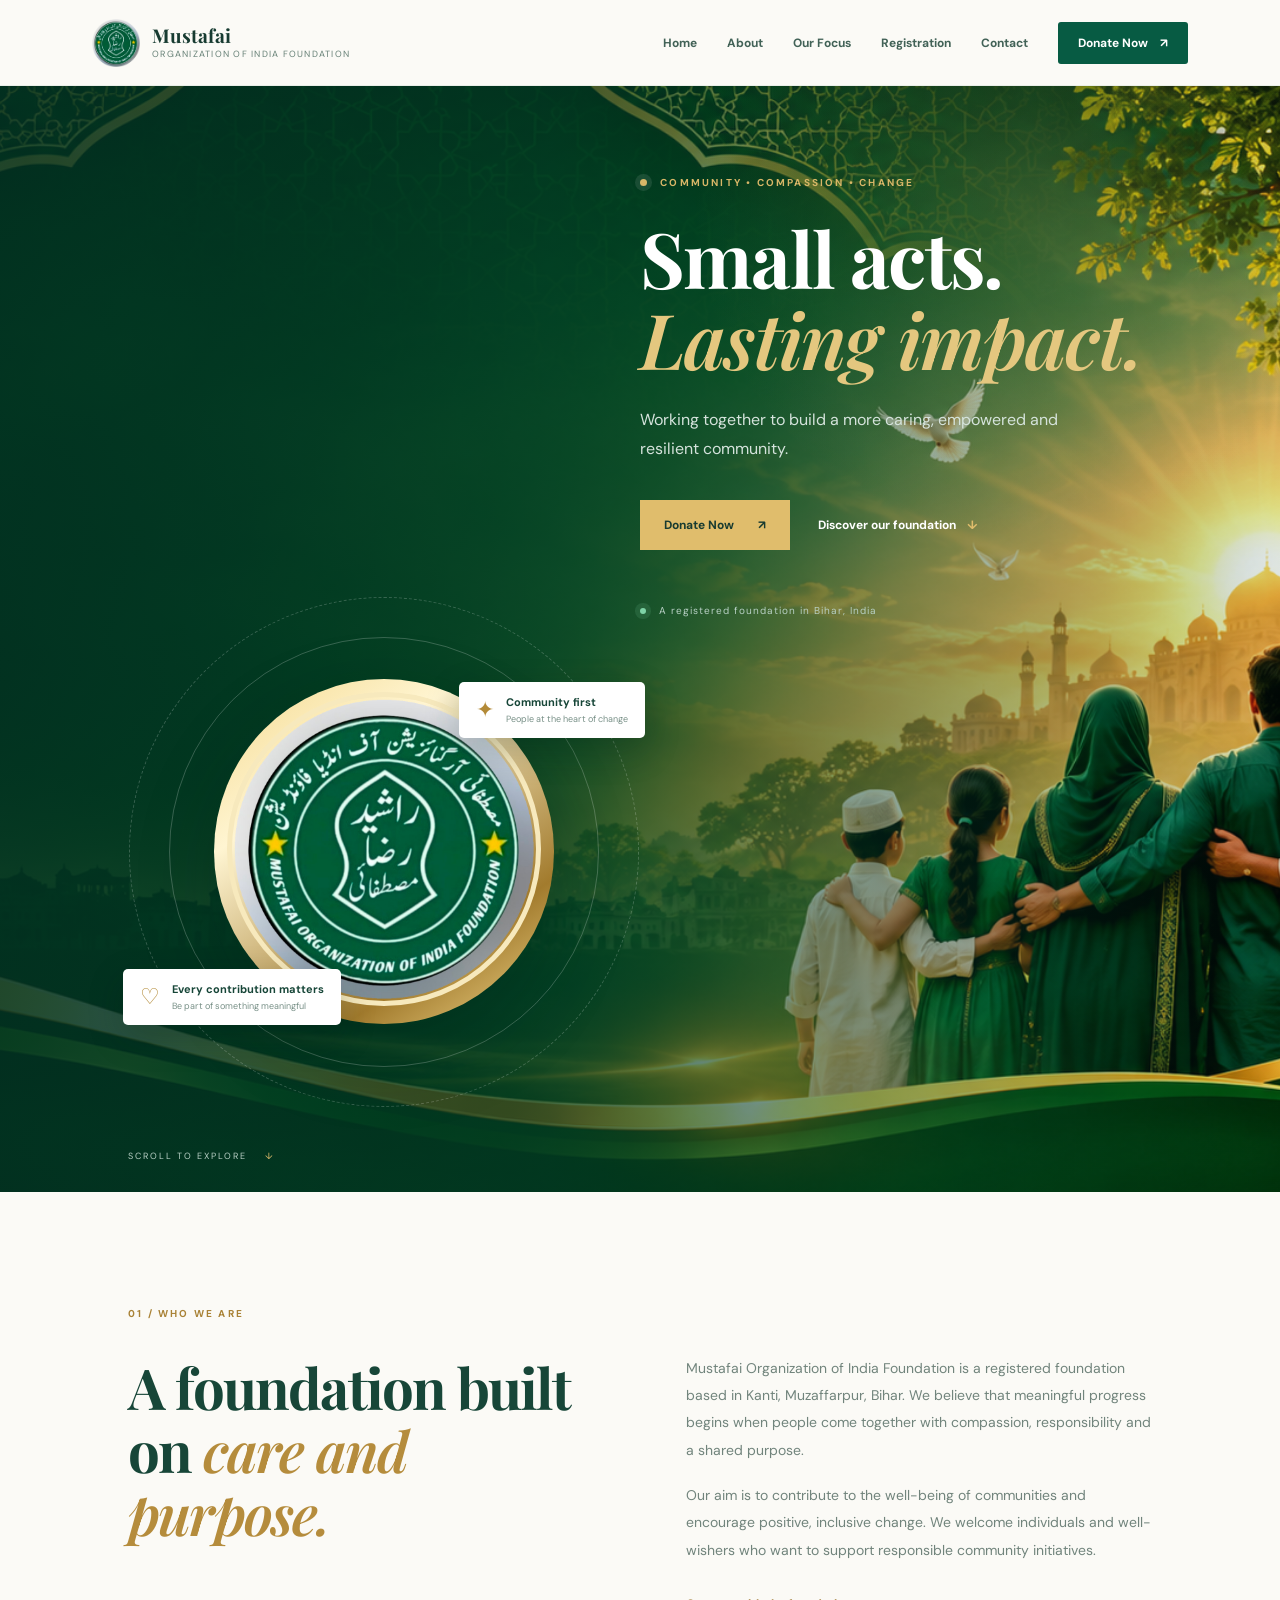
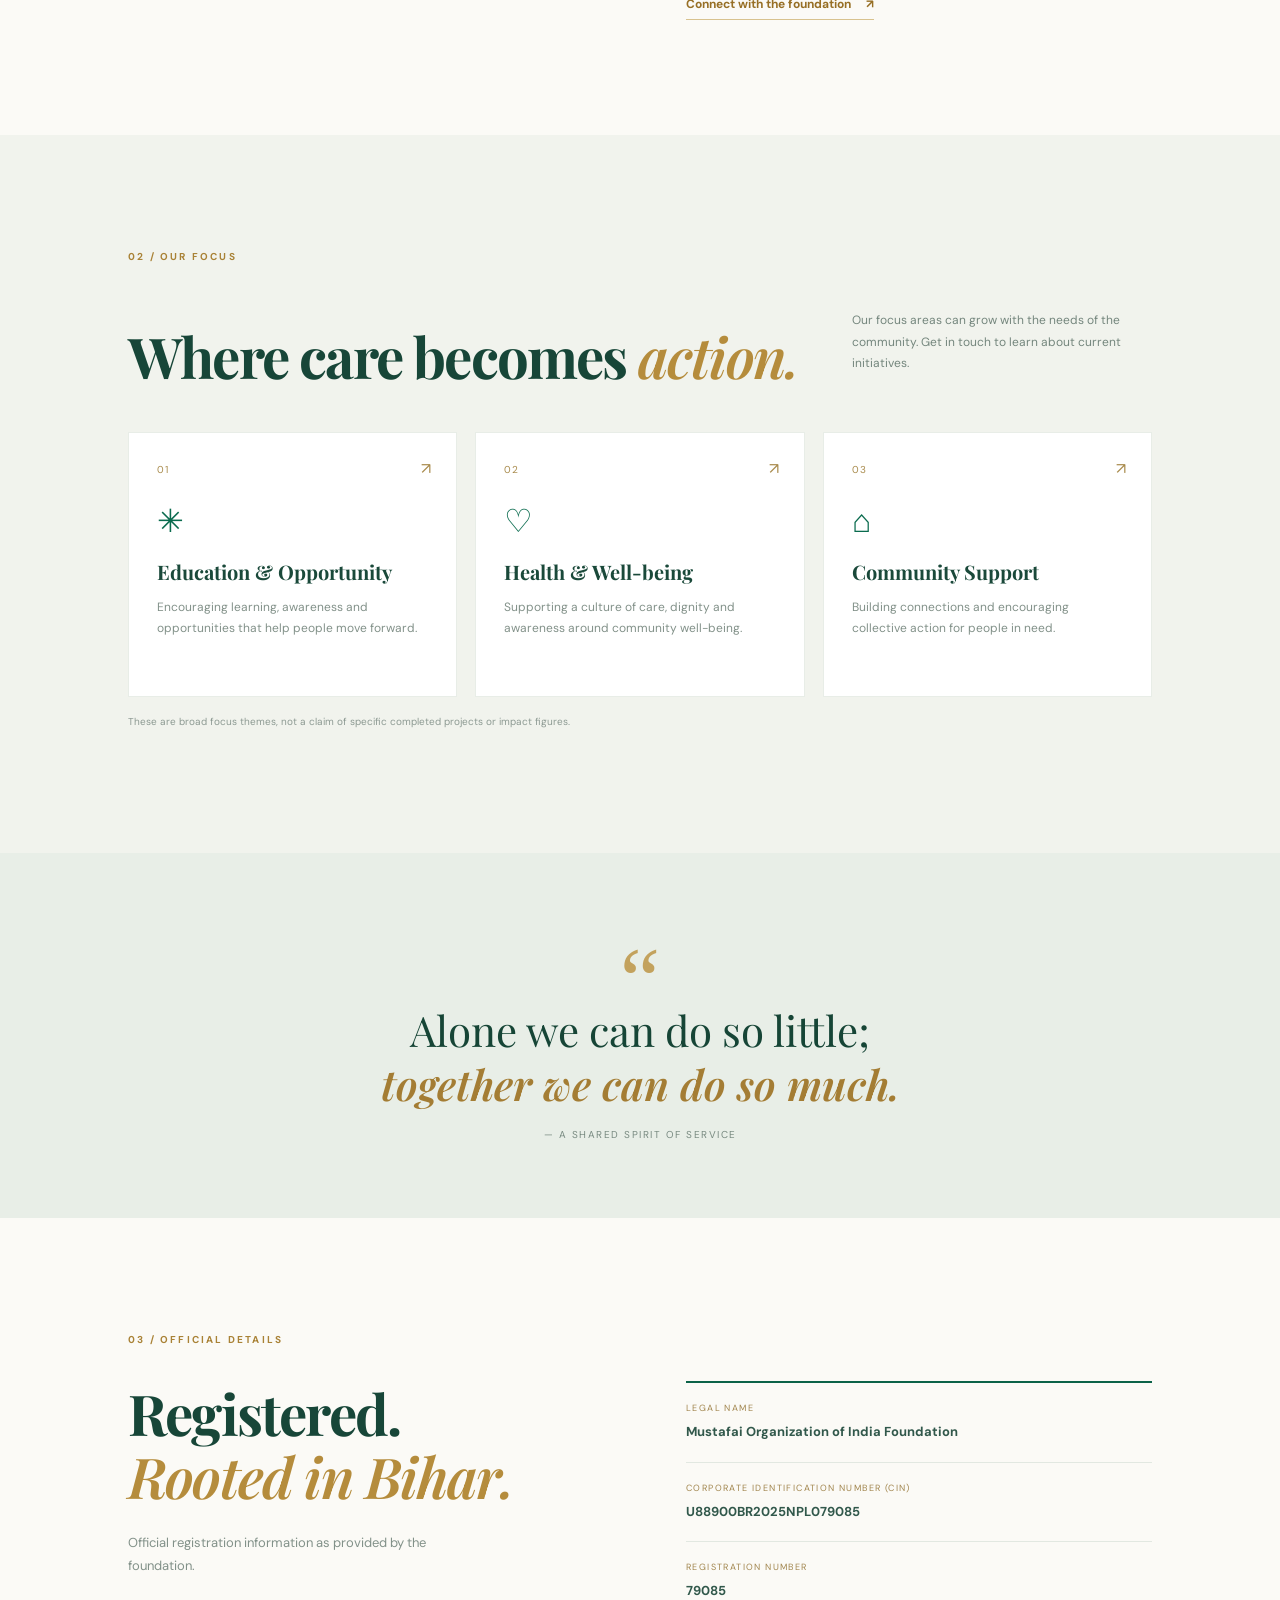
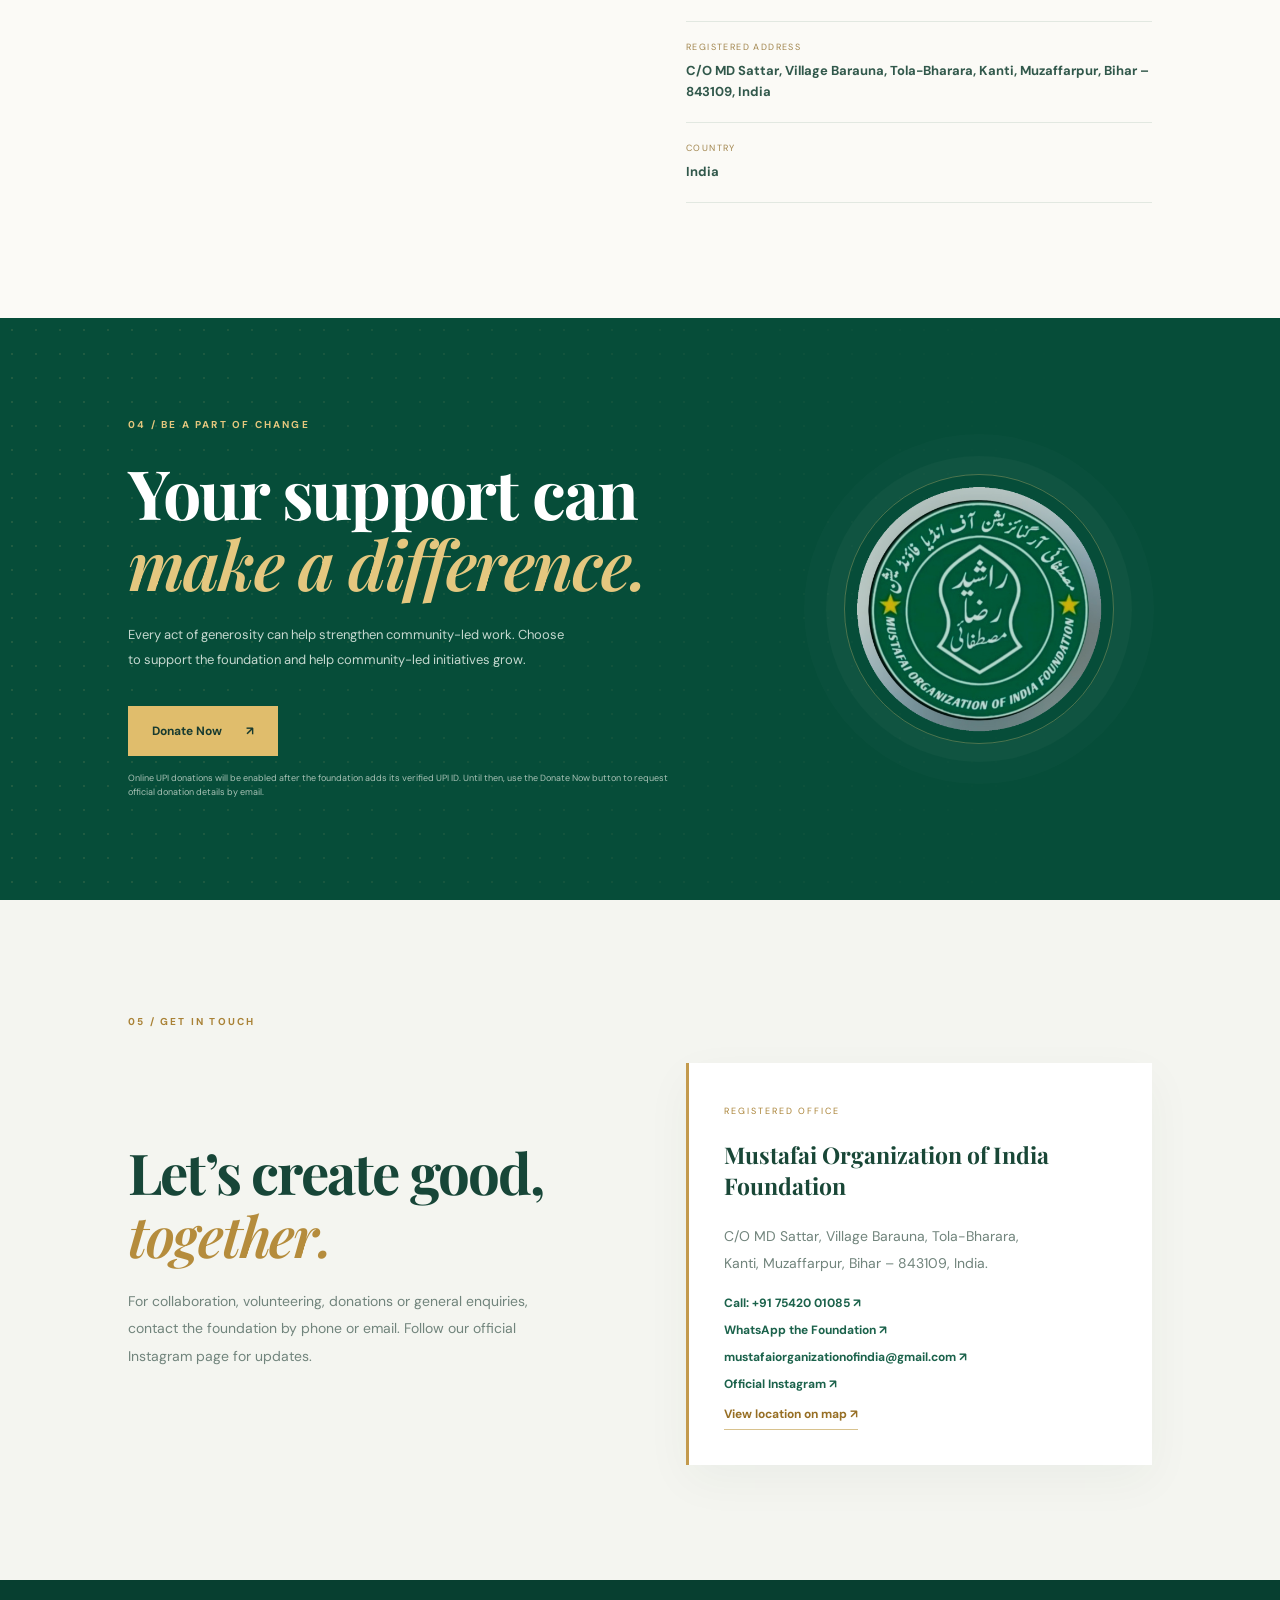
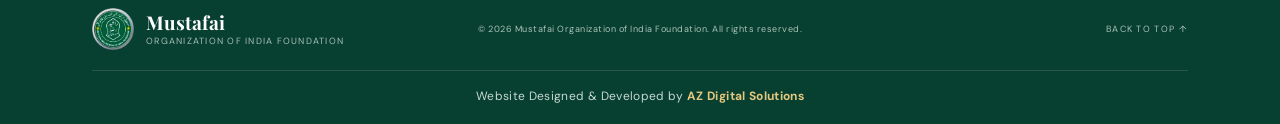
<file: index.html>
<!doctype html>
<html lang="en">
<head>
  <meta charset="utf-8">
  <meta name="viewport" content="width=device-width, initial-scale=1">
  <title>Mustafai Organization of India Foundation | Community Welfare</title>
  <meta name="description" content="Mustafai Organization of India Foundation is a registered foundation based in Kanti, Muzaffarpur, Bihar, India. Learn about our work and support community welfare.">
  <meta name="keywords" content="Mustafai Organization of India Foundation, NGO in Muzaffarpur, foundation in Bihar, community welfare, charity, social service">
  <meta name="author" content="Mustafai Organization of India Foundation">
  <meta name="contact" content="mustafaiorganizationofindia@gmail.com">
  <meta name="telephone" content="+91-7542001085">
  <meta name="robots" content="index, follow, max-image-preview:large">
  <meta name="theme-color" content="#075b43">
  <meta property="og:type" content="website">
  <meta property="og:title" content="Mustafai Organization of India Foundation">
  <meta property="og:description" content="Working together for a stronger, more caring community.">
  <meta property="og:image" content="assets/foundation-banner.png">
  <meta property="og:locale" content="en_IN">
  <link rel="icon" type="image/png" href="assets/logo.png">
  <link rel="preconnect" href="https://fonts.googleapis.com">
  <link rel="preconnect" href="https://fonts.gstatic.com" crossorigin>
  <link href="https://fonts.googleapis.com/css2?family=DM+Sans:wght@400;500;600;700&family=Playfair+Display:wght@600;700;800&display=swap" rel="stylesheet">
  <link rel="stylesheet" href="style.css">
  <script type="application/ld+json">
  {
    "@context":"https://schema.org",
    "@type":"NGO",
    "name":"Mustafai Organization of India Foundation",
    "alternateName":"Mustafai Foundation",
    "identifier":"U88900BR2025NPL079085",
    "address":{
      "@type":"PostalAddress",
      "streetAddress":"C/O MD Sattar, Village Barauna, Tola-Bharara",
      "addressLocality":"Kanti, Muzaffarpur",
      "addressRegion":"Bihar",
      "postalCode":"843109",
      "addressCountry":"IN"
    },
    "areaServed":{"@type":"AdministrativeArea","name":"Bihar, India"},
    "email":"mustafaiorganizationofindia@gmail.com",
    "telephone":"+91-7542001085",
    "sameAs":["https://www.instagram.com/mustafai.organization.official/"]
  }
  </script>
</head>
<body>
<header class="site-header">
  <a class="brand" href="#home" aria-label="Mustafai Foundation home">
    <img src="assets/logo.png" alt="Mustafai Organization of India Foundation logo">
    <span><strong>Mustafai</strong><small>Organization of India Foundation</small></span>
  </a>
  <button class="menu-toggle" aria-label="Open navigation" aria-expanded="false">☰</button>
  <nav class="nav">
    <a href="#home">Home</a><a href="#about">About</a><a href="#focus">Our Focus</a><a href="#registration">Registration</a><a href="#contact">Contact</a>
    <a class="nav-donate" href="#donate">Donate Now <span>↗</span></a>
  </nav>
</header>
<main>
<section class="hero" id="home">
  <div class="hero-banner" aria-hidden="true"></div><div class="hero-glow"></div>
  <div class="hero-content reveal">
    <p class="eyebrow"><span></span> COMMUNITY • COMPASSION • CHANGE</p>
    <h1>Small acts.<br><em>Lasting impact.</em></h1>
    <p class="hero-copy">Working together to build a more caring, empowered and resilient community.</p>
    <div class="hero-actions"><a class="btn btn-gold" href="#donate">Donate Now <span>↗</span></a><a class="text-link" href="#about">Discover our foundation <span>↓</span></a></div>
    <div class="hero-note"><span class="pulse"></span> A registered foundation in Bihar, India</div>
  </div>
  <div class="hero-art reveal">
    <div class="orbit orbit-one"></div><div class="orbit orbit-two"></div>
    <div class="logo-halo"><img src="assets/logo.png" alt="Foundation emblem"></div>
    <div class="floating-card card-one"><span class="mini-icon">✦</span><span><b>Community first</b><small>People at the heart of change</small></span></div>
    <div class="floating-card card-two"><span class="mini-icon">♡</span><span><b>Every contribution matters</b><small>Be part of something meaningful</small></span></div>
  </div>
  <a class="scroll-cue" href="#about">SCROLL TO EXPLORE <span>↓</span></a>
</section>
<section class="intro section" id="about">
  <div class="section-tag">01 / WHO WE ARE</div>
  <div class="intro-grid">
    <div><h2 class="section-title">A foundation built on <em>care and purpose.</em></h2></div>
    <div class="intro-copy"><p>Mustafai Organization of India Foundation is a registered foundation based in Kanti, Muzaffarpur, Bihar. We believe that meaningful progress begins when people come together with compassion, responsibility and a shared purpose.</p><p>Our aim is to contribute to the well-being of communities and encourage positive, inclusive change. We welcome individuals and well-wishers who want to support responsible community initiatives.</p><a class="under-link" href="#contact">Connect with the foundation <span>↗</span></a></div>
  </div>
</section>
<section class="focus section" id="focus">
  <div class="section-tag">02 / OUR FOCUS</div>
  <div class="focus-heading"><h2 class="section-title">Where care becomes <em>action.</em></h2><p>Our focus areas can grow with the needs of the community. Get in touch to learn about current initiatives.</p></div>
  <div class="focus-grid">
    <article class="focus-card"><div class="focus-number">01</div><div class="focus-symbol">✳</div><h3>Education & Opportunity</h3><p>Encouraging learning, awareness and opportunities that help people move forward.</p><span class="card-arrow">↗</span></article>
    <article class="focus-card"><div class="focus-number">02</div><div class="focus-symbol">♡</div><h3>Health & Well-being</h3><p>Supporting a culture of care, dignity and awareness around community well-being.</p><span class="card-arrow">↗</span></article>
    <article class="focus-card"><div class="focus-number">03</div><div class="focus-symbol">⌂</div><h3>Community Support</h3><p>Building connections and encouraging collective action for people in need.</p><span class="card-arrow">↗</span></article>
  </div>
  <p class="disclaimer">These are broad focus themes, not a claim of specific completed projects or impact figures.</p>
</section>
<section class="quote-band"><div class="quote-mark">“</div><p>Alone we can do so little;<br><em>together we can do so much.</em></p><span>— A shared spirit of service</span></section>
<section class="registration section" id="registration">
  <div class="section-tag">03 / OFFICIAL DETAILS</div>
  <div class="registration-grid">
    <div><h2 class="section-title">Registered.<br><em>Rooted in Bihar.</em></h2><p class="registration-copy">Official registration information as provided by the foundation.</p></div>
    <div class="details-panel">
      <div class="detail-row"><span>Legal name</span><strong>Mustafai Organization of India Foundation</strong></div>
      <div class="detail-row"><span>Corporate Identification Number (CIN)</span><strong>U88900BR2025NPL079085</strong></div>
      <div class="detail-row"><span>Registration number</span><strong>79085</strong></div>
      <div class="detail-row"><span>Registered address</span><strong>C/O MD Sattar, Village Barauna, Tola-Bharara, Kanti, Muzaffarpur, Bihar – 843109, India</strong></div>
      <div class="detail-row"><span>Country</span><strong>India</strong></div>
    </div>
  </div>
</section>
<section class="donate-section" id="donate">
  <div class="donate-pattern"></div><div class="donate-content">
    <div class="section-tag light">04 / BE A PART OF CHANGE</div>
    <h2>Your support can<br><em>make a difference.</em></h2>
    <p>Every act of generosity can help strengthen community-led work. Choose to support the foundation and help community-led initiatives grow.</p>
    <button class="btn btn-gold donate-button" id="donateBtn">Donate Now <span>↗</span></button>
    <small class="secure-note">Online UPI donations will be enabled after the foundation adds its verified UPI ID. Until then, use the Donate Now button to request official donation details by email.</small>
  </div>
  <div class="donate-seal"><img src="assets/logo.png" alt=""></div>
</section>
<section class="contact section" id="contact">
  <div class="section-tag">05 / GET IN TOUCH</div>
  <div class="contact-grid"><div><h2 class="section-title">Let’s create good,<br><em>together.</em></h2><p>For collaboration, volunteering, donations or general enquiries, contact the foundation by phone or email. Follow our official Instagram page for updates.</p></div>
  <div class="contact-card"><span class="contact-label">REGISTERED OFFICE</span><h3>Mustafai Organization of India Foundation</h3><p>C/O MD Sattar, Village Barauna, Tola-Bharara,<br>Kanti, Muzaffarpur, Bihar – 843109, India.</p><div class="contact-actions"><a class="contact-action" href="tel:+917542001085">Call: +91 75420 01085 ↗</a><a class="contact-action" href="https://wa.me/917542001085?text=Hello%2C%20I%20would%20like%20official%20donation%20details%20for%20Mustafai%20Organization%20of%20India%20Foundation." target="_blank" rel="noopener">WhatsApp the Foundation ↗</a><a class="contact-action" href="mailto:mustafaiorganizationofindia@gmail.com">mustafaiorganizationofindia@gmail.com ↗</a><a class="contact-action" href="https://www.instagram.com/mustafai.organization.official/" target="_blank" rel="noopener">Official Instagram ↗</a></div><a class="under-link" target="_blank" rel="noopener" href="https://www.google.com/maps/search/?api=1&query=Village+Barauna+Tola+Bharara+Kanti+Muzaffarpur+Bihar+843109">View location on map ↗</a></div></div>
</section>
</main>
<footer class="footer"><div class="footer-main"><a class="brand footer-brand" href="#home"><img src="assets/logo.png" alt=""><span><strong>Mustafai</strong><small>Organization of India Foundation</small></span></a><p>© <span id="year"></span> Mustafai Organization of India Foundation. All rights reserved.</p><a href="#home" class="back-top">BACK TO TOP ↑</a></div><div class="agency-credit">Website Designed &amp; Developed by <strong>AZ Digital Solutions</strong></div></footer>
<div class="toast" id="toast" role="status" aria-live="polite"></div>
<script src="config.js"></script><script src="script.js"></script>
</body></html>
</file>
<file: style.css>
*{box-sizing:border-box}html{scroll-behavior:smooth;scroll-padding-top:90px}body{margin:0;background:#fbfaf6;color:#173b31;font-family:"DM Sans",sans-serif;overflow-x:hidden}a{color:inherit;text-decoration:none}.site-header{height:86px;padding:0 7.2%;display:flex;align-items:center;justify-content:space-between;background:#fbfaf6;position:sticky;top:0;z-index:20;border-bottom:1px solid #e9eee8}.brand{display:flex;align-items:center;gap:12px}.brand img{width:48px;height:48px;object-fit:contain}.brand span{display:flex;flex-direction:column;line-height:1.1}.brand strong{font-family:"Playfair Display",serif;font-size:19px}.brand small{font-size:9px;letter-spacing:1.25px;text-transform:uppercase;color:#668076;margin-top:4px}.nav{display:flex;align-items:center;gap:30px;font-size:12px;font-weight:700;color:#426257}.nav a{transition:.25s}.nav a:hover{color:#c38c29}.nav-donate{background:#075b43;color:#fff!important;padding:13px 20px;border-radius:3px}.nav-donate span{margin-left:9px}.menu-toggle{display:none;background:none;border:0;font-size:25px;color:#075b43}.hero{min-height:680px;background:#075b43;color:#fff;position:relative;display:grid;grid-template-columns:1fr 1fr;align-items:center;padding:80px 10% 105px;overflow:hidden}.hero:before{content:"";position:absolute;inset:0;background:linear-gradient(115deg,rgba(0,0,0,.09),transparent 60%);pointer-events:none}.hero-glow{position:absolute;width:700px;height:700px;border-radius:50%;right:-100px;top:-230px;background:radial-gradient(circle,rgba(189,151,69,.18),transparent 68%)}.hero-content,.hero-art{position:relative;z-index:1}.eyebrow,.section-tag{font-size:10px;letter-spacing:2.2px;font-weight:700;color:#d9b768}.eyebrow span,.pulse{display:inline-block;width:7px;height:7px;border-radius:50%;background:#d9b768;margin-right:9px;box-shadow:0 0 0 5px #ffffff18}.hero h1,.section-title,.donate-content h2{font-family:"Playfair Display",serif;font-size:clamp(48px,6vw,78px);line-height:1.05;letter-spacing:-1.8px;margin:28px 0}.hero h1 em,.section-title em,.donate-content h2 em,.quote-band em{font-weight:600;color:#e4c77f}.hero-copy{max-width:430px;color:#d5e3dc;font-size:16px;line-height:1.8}.hero-actions{display:flex;align-items:center;gap:28px;margin-top:36px}.btn{border:0;display:inline-flex;align-items:center;gap:24px;padding:17px 24px;font:700 12px "DM Sans";cursor:pointer;transition:transform .25s,box-shadow .25s}.btn:hover{transform:translateY(-3px);box-shadow:0 12px 28px #0002}.btn-gold{background:#e0bd6c;color:#183b30}.text-link{font-size:12px;font-weight:700;color:#fff}.text-link span{margin-left:8px;color:#e0bd6c}.hero-note{margin-top:54px;font-size:10px;letter-spacing:1px;color:#b8d0c5}.pulse{width:6px;height:6px;background:#7ed3a6;box-shadow:0 0 0 5px #7ed3a622}.hero-art{height:470px;display:flex;align-items:center;justify-content:center}.logo-halo{width:min(340px,75%);aspect-ratio:1;border-radius:50%;padding:13px;background:linear-gradient(145deg,#f4d98d,#fff5d2 30%,#a27b2d 75%,#f2d78b);box-shadow:0 30px 80px #001c143d;animation:float 6s ease-in-out infinite}.logo-halo img{width:100%;height:100%;object-fit:contain;border-radius:50%;border:5px solid #f7e9bd}.orbit{position:absolute;border:1px solid #ffffff35;border-radius:50%;width:430px;height:430px;animation:spin 35s linear infinite}.orbit-two{width:510px;height:510px;border-style:dashed;animation-direction:reverse;animation-duration:60s}.floating-card{position:absolute;background:#fff;color:#174638;padding:13px 17px;display:flex;gap:12px;align-items:center;box-shadow:0 12px 35px #001c143d;border-radius:5px;animation:float 5s ease-in-out infinite}.floating-card b,.floating-card small{display:block}.floating-card b{font-size:11px}.floating-card small{font-size:9px;color:#789087;margin-top:4px}.mini-icon{font-size:22px;color:#b38a37}.card-one{top:65px;right:-5px}.card-two{bottom:62px;left:-5px;animation-delay:-2s}.scroll-cue{position:absolute;bottom:30px;left:10%;font-size:9px;letter-spacing:2px;color:#b9d0c5}.scroll-cue span{margin-left:14px;color:#e0bd6c}.section{padding:115px 10%}.section-tag{color:#a98236}.intro-grid,.registration-grid,.contact-grid{display:grid;grid-template-columns:1fr 1fr;gap:9%;margin-top:35px}.section-title{font-size:clamp(38px,4.4vw,58px);color:#174638;margin:0;line-height:1.12}.section-title em{color:#b58c3c}.intro-copy{max-width:520px}.intro-copy p,.contact-grid>div>p{font-size:14px;line-height:1.95;color:#71847c;margin:0 0 18px}.under-link{display:inline-block;margin-top:14px;font-size:12px;font-weight:700;color:#976f25;border-bottom:1px solid #d8c28e;padding-bottom:7px}.under-link span{margin-left:12px}.focus{background:#f1f3ed}.focus-heading{display:flex;align-items:end;justify-content:space-between;gap:30px;margin:35px 0 45px}.focus-heading p{max-width:300px;font-size:12px;line-height:1.8;color:#74867d}.focus-grid{display:grid;grid-template-columns:repeat(3,1fr);gap:18px}.focus-card{background:#fff;padding:30px 28px 34px;min-height:265px;position:relative;transition:transform .3s,box-shadow .3s;border:1px solid #e8ede7}.focus-card:hover{transform:translateY(-8px);box-shadow:0 20px 40px #123d2d12}.focus-number{font-size:10px;color:#a88a4b;letter-spacing:1px}.focus-symbol{font-size:32px;color:#0a6b4e;margin:24px 0 16px}.focus-card h3{font:700 20px "Playfair Display";margin:0 0 12px;color:#1a493a}.focus-card p{font-size:12px;line-height:1.8;color:#829189;max-width:260px}.card-arrow{position:absolute;right:25px;top:25px;color:#a88a4b}.disclaimer{font-size:10px;color:#8c9992;margin-top:18px}.quote-band{background:#e8eee7;text-align:center;padding:75px 20px;color:#164536}.quote-mark{font:90px Georgia;color:#c3a25d;height:65px}.quote-band p{font:clamp(26px,4vw,42px) "Playfair Display";line-height:1.3;margin:10px}.quote-band em{color:#a47d34}.quote-band span{font-size:10px;letter-spacing:1.5px;color:#788a80;text-transform:uppercase}.registration{background:#fbfaf6}.registration-copy{font-size:13px;color:#829189;line-height:1.8;max-width:300px;margin-top:24px}.details-panel{border-top:2px solid #0b6248}.detail-row{padding:19px 0;border-bottom:1px solid #e2e8e1;display:flex;flex-direction:column;gap:8px}.detail-row span{font-size:9px;text-transform:uppercase;letter-spacing:1.4px;color:#a1854d}.detail-row strong{font-size:13px;line-height:1.6;color:#31584b}.donate-section{background:#064d39;color:#fff;padding:100px 10%;position:relative;overflow:hidden;display:flex;align-items:center;min-height:480px}.donate-pattern{position:absolute;inset:0;opacity:.12;background-image:radial-gradient(#e4c77f 1px,transparent 1px);background-size:24px 24px;mask-image:linear-gradient(90deg,black,transparent 85%)}.donate-content{position:relative;z-index:1;max-width:560px}.section-tag.light{color:#e5c77e}.donate-content h2{font-size:clamp(43px,5.5vw,68px);margin:25px 0}.donate-content p{color:#c5d8cf;font-size:13px;line-height:1.9;max-width:450px}.donate-button{margin-top:20px}.secure-note{display:block;color:#a9c2b6;font-size:9px;margin-top:15px;line-height:1.6}.donate-seal{position:absolute;right:13%;width:270px;height:270px;border-radius:50%;padding:10px;border:1px solid #e5c77e66;opacity:.8;box-shadow:0 0 0 18px #ffffff08,0 0 0 40px #ffffff05}.donate-seal img{width:100%;height:100%;object-fit:contain;border-radius:50%}.contact{background:#f4f5f0}.contact-grid{align-items:center}.contact-grid>div>p{max-width:440px;margin-top:22px}.contact-card{background:#fff;padding:35px;border-left:3px solid #c39a4d;box-shadow:0 15px 45px #193d2e0b}.contact-label{font-size:9px;letter-spacing:2px;color:#a98236}.contact-card h3{font:700 23px "Playfair Display";color:#194737;margin:20px 0 12px}.contact-card p{font-size:12px;line-height:1.9;color:#71847c}.footer{background:#073f30;color:#d3e2da;padding:32px 7.2%;display:flex;align-items:center;justify-content:space-between;gap:20px}.footer-brand img{width:42px;height:42px}.footer-brand strong{color:#fff}.footer-brand small{color:#a8c0b5}.footer p,.back-top{font-size:9px;color:#a9c2b6;letter-spacing:.5px}.back-top{letter-spacing:1.3px}.toast{position:fixed;bottom:25px;left:50%;transform:translate(-50%,20px);background:#153f32;color:white;padding:13px 20px;font-size:12px;border-radius:4px;opacity:0;pointer-events:none;transition:.3s;z-index:50;max-width:90%;text-align:center}.toast.show{opacity:1;transform:translate(-50%,0)}.reveal{opacity:0;transform:translateY(25px);transition:opacity .8s,transform .8s}.reveal.visible{opacity:1;transform:none}@keyframes float{0%,100%{transform:translateY(0)}50%{transform:translateY(-13px)}}@keyframes spin{to{transform:rotate(360deg)}}@media(max-width:850px){.site-header{padding:0 5%;height:75px}.menu-toggle{display:block}.nav{display:none;position:absolute;top:75px;left:0;right:0;background:#fbfaf6;padding:20px 6%;flex-direction:column;align-items:stretch;gap:20px;box-shadow:0 15px 25px #173b3115}.nav.open{display:flex}.nav-donate{text-align:center}.hero{grid-template-columns:1fr;padding:75px 8% 85px;min-height:auto}.hero-art{height:390px;margin-top:15px}.hero-content{max-width:600px}.card-one{right:0}.card-two{left:0}.scroll-cue{left:8%}.section{padding:80px 8%}.intro-grid,.registration-grid,.contact-grid{grid-template-columns:1fr;gap:30px}.focus-heading{display:block}.focus-heading p{margin-top:20px}.focus-grid{grid-template-columns:1fr}.focus-card{min-height:220px}.donate-section{padding:80px 8%}.donate-seal{right:-70px;bottom:-60px;width:210px;height:210px;opacity:.2}.footer{padding:28px 6%;flex-wrap:wrap}.footer p{order:3;width:100%}}@media(max-width:480px){.brand strong{font-size:16px}.brand small{font-size:8px}.hero h1{font-size:53px}.hero-art{height:330px}.orbit{width:320px;height:320px}.orbit-two{width:370px;height:370px}.floating-card{padding:10px}.card-one{top:25px}.card-two{bottom:20px}.hero-actions{align-items:flex-start;flex-direction:column;gap:20px}.section{padding:70px 7%}.section-title{font-size:42px}.focus-heading .section-title{font-size:39px}.contact-card{padding:25px}.footer{gap:12px}.back-top{margin-left:auto}}@media(prefers-reduced-motion:reduce){*,*::before,*::after{scroll-behavior:auto!important;animation-duration:.01ms!important;transition-duration:.01ms!important}.reveal{opacity:1;transform:none}}
.contact-actions{display:flex;flex-direction:column;gap:11px;margin-top:18px}.contact-action{font-size:12px;font-weight:700;color:#1b624b;overflow-wrap:anywhere}.contact-action:hover{color:#a47d34}.agency-credit{flex-basis:100%;text-align:center;border-top:1px solid #ffffff20;padding-top:18px;margin-top:8px;font-size:11px;letter-spacing:.35px;color:#b9cfc4}.agency-credit strong{color:#e5c77e;font-weight:700}

/* Final visual refinements: illustrated hero banner and centered AZ credit */
.hero{background:#064b37 url('assets/foundation-banner.png') center/cover no-repeat;isolation:isolate}
.hero:before{z-index:-1;background:linear-gradient(90deg,rgba(2,49,35,.88) 0%,rgba(2,58,40,.74) 43%,rgba(2,58,40,.12) 100%)}
.hero-glow{z-index:0;pointer-events:none}
.hero-content,.hero-art{z-index:2}
.footer{display:block;padding:28px 7.2% 20px}
.footer-main{display:grid;grid-template-columns:1fr auto 1fr;align-items:center;gap:20px}
.footer-main>p{margin:0;text-align:center}
.footer-main .back-top{justify-self:end}
.agency-credit{width:100%;text-align:center;border-top:1px solid #ffffff20;padding-top:17px;margin-top:20px;font-size:12px;letter-spacing:.35px;color:#c7d9d0}
.agency-credit strong{color:#e5c77e;font-weight:700}
@media(max-width:850px){.footer-main{grid-template-columns:1fr auto;row-gap:12px}.footer-main>p{grid-column:1/-1;grid-row:2;text-align:left}.footer-main .back-top{grid-column:2;grid-row:1}.agency-credit{margin-top:16px}}
@media(max-width:480px){.hero{background-position:58% center}.hero:before{background:linear-gradient(90deg,rgba(2,49,35,.91),rgba(2,58,40,.68))}.footer-main{grid-template-columns:1fr auto}.agency-credit{font-size:11px}}
</file>
